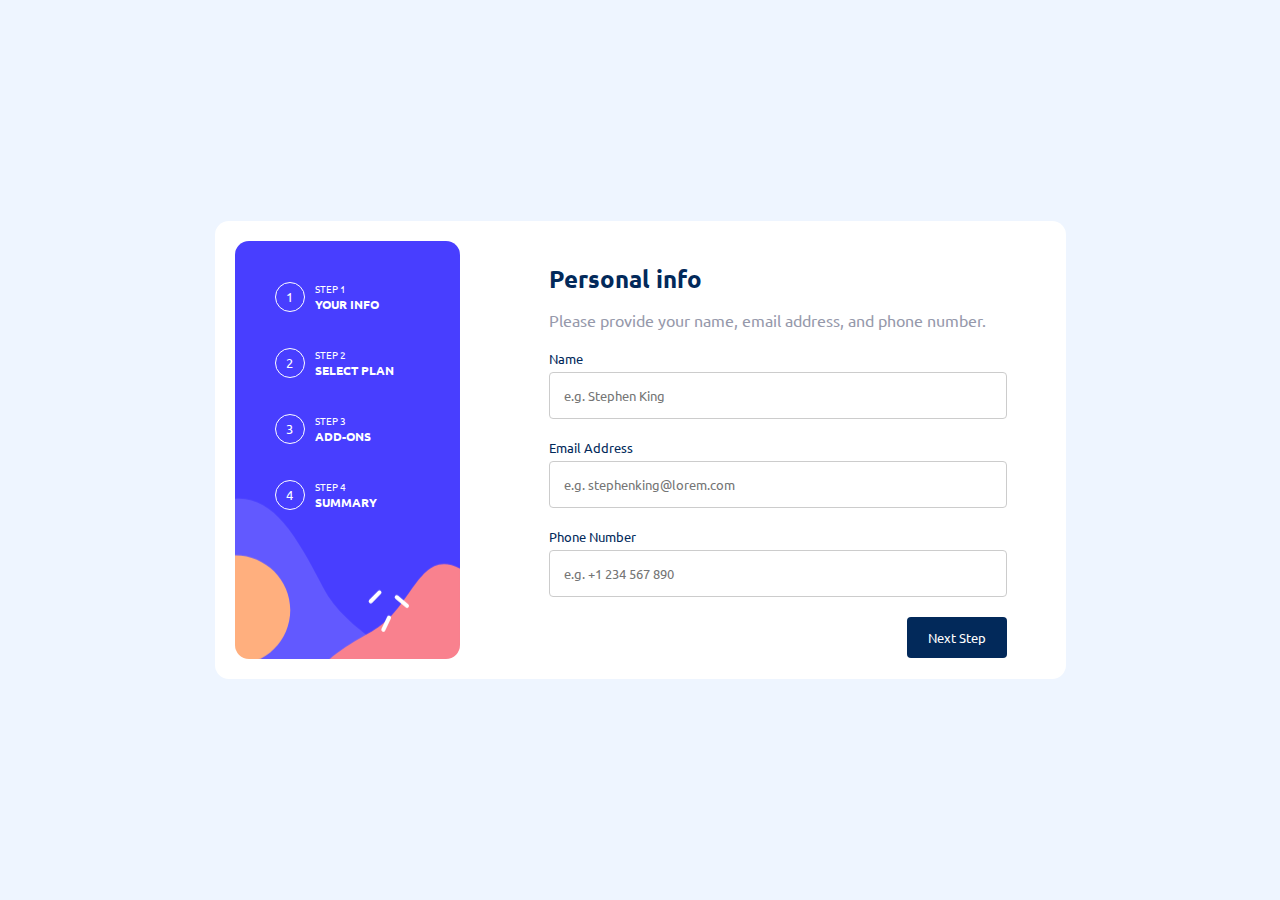
<file: Semana-03/Challenges/multi-step-form/index.html>
<!DOCTYPE html>
<html lang="en">
    <head>
        <meta charset="UTF-8" />
        <meta name="viewport" content="width=device-width, initial-scale=1.0" />
        <title>Multi step form - challenge</title>
        <link rel="stylesheet" href="./css/fonts.css" />
        <link rel="stylesheet" href="./css/style.css" />
        <link rel="stylesheet" href="./css/xl.css" />
    </head>
    <body>
        <main>
            <form>
                <div class="container">
                    <section class="container-steps">
                        <ul>
                            <li><button class="step-button">1</button></li>
                            <li><button class="step-button">2</button></li>
                            <li><button class="step-button">3</button></li>
                            <li><button class="step-button">4</button></li>
                        </ul>
                    </section>
                    <section class="container-menu-desktop">
                        <div>
                            <div>
                                <button class="step-button">1</button>
                            </div>
                            <div>
                                <span class="step-title">STEP 1</span>
                                <span class="step-info">YOUR INFO</span>
                            </div>
                        </div>
                        <div>
                            <div>
                                <button class="step-button">2</button>
                            </div>
                            <div>
                                <span class="step-title">STEP 2</span>
                                <span class="step-info">SELECT PLAN</span>
                            </div>
                        </div>
                        <div>
                            <div>
                                <button class="step-button">3</button>
                            </div>
                            <div>
                                <span class="step-title">STEP 3</span>
                                <span class="step-info">ADD-ONS</span>
                            </div>
                        </div>
                        <div>
                            <div>
                                <button class="step-button">4</button>
                            </div>
                            <div>
                                <span class="step-title">STEP 4</span>
                                <span class="step-info">SUMMARY</span>
                            </div>
                        </div>
                    </section>
                    <section class="container-info">
                        <div>
                            <h2 class="title">Personal info</h2>
                            <p class="text">
                                Please provide your name, email address, and phone number.
                            </p>
                            <div class="container-form">
                                <div>
                                    <label for="input-name">Name</label>
                                    <input
                                        id="input-name"
                                        type="text"
                                        placeholder="e.g. Stephen King"
                                    />
                                </div>
                                <div>
                                    <label for="input-email">Email Address</label>
                                    <input
                                        id="input-email"
                                        type="email"
                                        placeholder="e.g. stephenking@lorem.com"
                                    />
                                </div>
                                <div>
                                    <label for="input-phone-number">Phone Number</label>
                                    <input
                                        id="input-phone-number"
                                        type="text"
                                        placeholder="e.g. +1 234 567 890"
                                    />
                                </div>
                                <div class="container-next-button-desktop">
                                    <button class="next-button">Next Step</button>
                                </div>
                            </div>
                        </div>
                    </section>
                </div>
                <div class="footer">
                    <button class="next-button">Next Step</button>
                </div>
            </form>
        </main>
    </body>
</html>
</file>
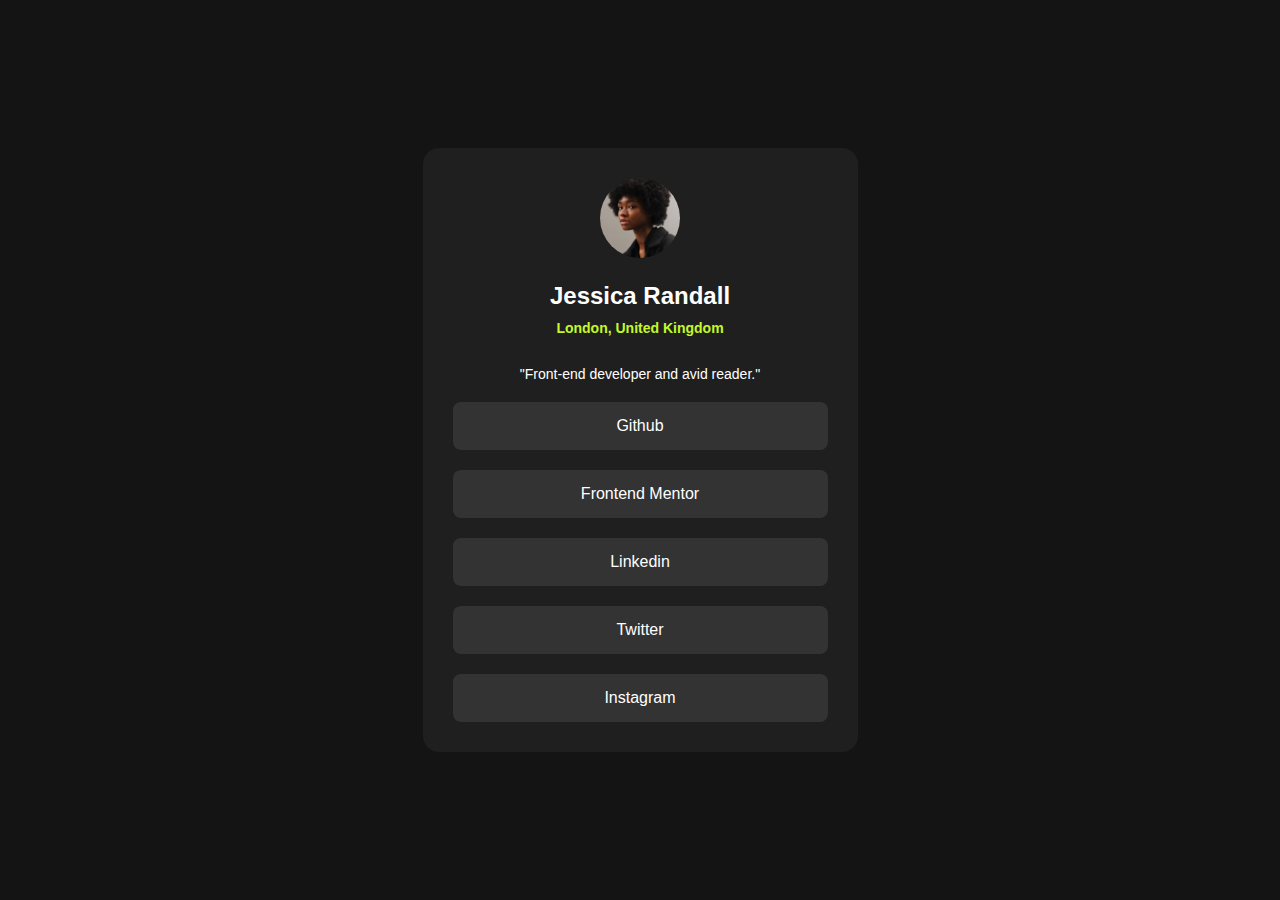
<file: semana-01/reto-01.html>
<!DOCTYPE html>
<html lang="en">

<head>
    <meta charset="UTF-8" />
    <meta name="viewport" content="width=device-width, initial-scale=1.0" />

    <title>Codigo 18 - Reto 1</title>

    <link rel="stylesheet" href="./css/style.css" />
</head>

<body>
    <main>
        <div>
            <img src="./images/avatar-jessica.jpeg" alt="Image de Perfil de Jessica Randall" width="80" height="80" />
            <h1>Jessica Randall</h1>
            <h2>London, United Kingdom</h2>
            <p>"Front-end developer and avid reader."</p>
            <ul>
                <li>
                    <a href="">Github</a>
                </li>
                <li>
                    <a href="">Frontend Mentor</a>
                </li>
                <li>
                    <a href="">Linkedin</a>
                </li>
                <li>
                    <a href="">Twitter</a>
                </li>
                <li>
                    <a href="">Instagram</a>
                </li>
            </ul>
        </div>
    </main>
</body>

</html>
</file>
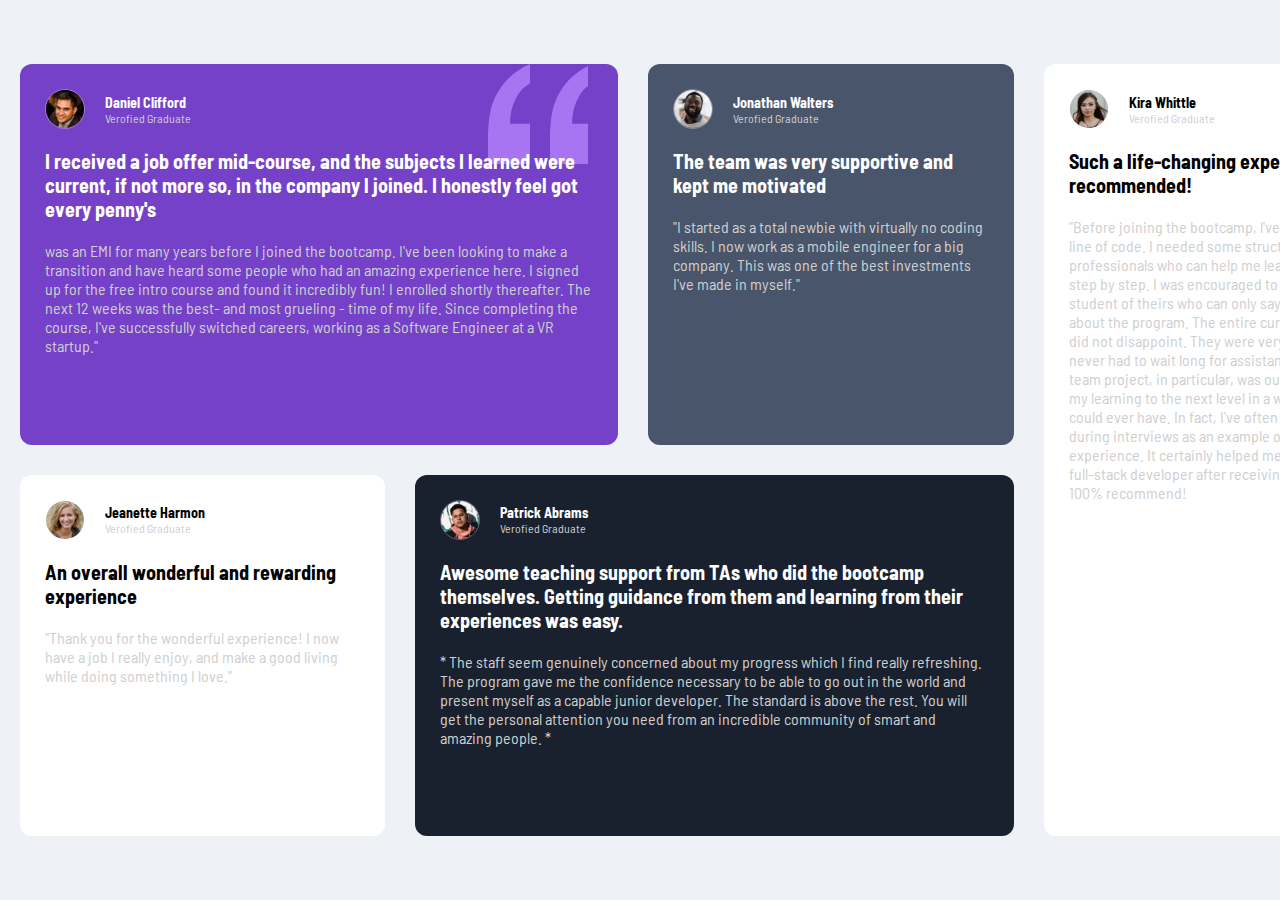
<file: Semana-04/Challenges/testimonials/testimonials.html>
<!DOCTYPE html>
<html lang="en">
    <head>
        <meta charset="UTF-8" />
        <meta name="viewport" content="width=device-width, initial-scale=1.0" />
        <title>Document</title>
        <link rel="preconnect" href="https://fonts.googleapis.com" />
        <link rel="preconnect" href="https://fonts.gstatic.com" crossorigin />
        <link
        href="https://fonts.googleapis.com/css2?family=Barlow+Semi+Condensed:ital,wght@0,100;0,200;0,300;0,400;0,500;0,600;0,700;0,800;0,900;1,100;1,200;1,300;1,400;1,500;1,600;1,700;1,800;1,900&display=swap"
        rel="stylesheet"
        />
        <link rel="stylesheet" href="./css/style.css" />
    </head>
    <body>
        <main>
            <div class="container-daniel">
                <div class="container-profile">
                    <img src="./images/image-daniel.jpg" alt="" />
                    <div>
                        <h3>Daniel Clifford</h3>
                        <p>Verofied Graduate</p>
                    </div>
                </div>
                <h2 class="title">
                I received a job offer mid-course, and the subjects I learned were
                current, if not more so, in the company l joined. I honestly feel got
                every penny's
                </h2>
                <p class="description">
                was an EMI for many years before I joined the bootcamp. I've been
                looking to make a transition and have heard some people who had an
                amazing experience here. I signed up for the free intro course and
                found it incredibly fun! I enrolled shortly thereafter. The next 12
                weeks was the best- and most grueling - time of my life. Since
                completing the course, I've successfully switched careers, working as
                a Software Engineer at a VR startup."
                </p>
            </div>
            <div class="container-jonathan">
                <div class="container-profile">
                    <img src="./images/image-jonathan.jpg" alt="" />
                    <div>
                        <h3>Jonathan Walters</h3>
                        <p>Verofied Graduate</p>
                    </div>
                </div>
                <h2 class="title">
                The team was very supportive and kept me motivated
                </h2>
                <p class="description">
                "I started as a total newbie with virtually no coding skills. I now
                work as a mobile engineer for a big company. This was one of the best
                investments I've made in myself."
                </p>
            </div>
            <div class="container-jeanette">
                <div class="container-profile">
                    <img src="./images/image-jeanette.jpg" alt="" />
                    <div>
                        <h3>Jeanette Harmon</h3>
                        <p>Verofied Graduate</p>
                    </div>
                </div>
                <h2 class="title">An overall wonderful and rewarding experience</h2>
                <p class="description">
                "Thank you for the wonderful experience! I now have a job I really
                enjoy, and make a good living while doing something I love."
                </p>
            </div>
            <div class="container-patrick">
                <div class="container-profile">
                    <img src="./images/image-patrick.jpg" alt="" />
                    <div>
                        <h3>Patrick Abrams</h3>
                        <p>Verofied Graduate</p>
                    </div>
                </div>
                <h2 class="title">
                Awesome teaching support from TAs who did the bootcamp themselves.
                Getting guidance from them and learning from their experiences was
                easy.
                </h2>
                <p class="description">
                * The staff seem genuinely concerned about my progress which I find
                really refreshing. The program gave me the confidence necessary to be
                able to go out in the world and present myself as a capable junior
                developer. The standard is above the rest. You will get the personal
                attention you need from an incredible community of smart and amazing
                people. *
                </p>
            </div>
            <div class="container-kira">
                <div class="container-profile">
                    <img src="./images/image-kira.jpg" alt="" />
                    <div>
                        <h3>Kira Whittle</h3>
                        <p>Verofied Graduate</p>
                    </div>
                </div>
                <h2 class="title">
                Such a life-changing experience. Highly recommended!
                </h2>
                <p class="description">
                "Before joining the bootcamp, l've never written a line of code. I
                needed some structure from professionals who can help me learn
                programming step by step. I was encouraged to enroll by a former
                student of theirs who can only say wonderful things about the program.
                The entire curriculum and staff did not disappoint. They were very
                hands-on and I never had to wait long for assistance. The agile team
                project, in particular, was outstanding. It took my learning to the
                next level in a way that no tutorial could ever have. In fact, I've
                often referred to it during interviews as an example of my developent
                experience. It certainly helped me land a job as a full-stack
                developer after receiving multiple offers. 100% recommend!
                </p>
            </div>
        </main>
    </body>
</html>
</file>
<file: Semana-03/Challenges/multi-step-form/css/fonts.css>
@font-face {
    font-family: "Ubuntu";
    font-weight: 400;
    src: url("../assets/fonts/Ubuntu-Regular.ttf");
}

@font-face {
    font-family: "Ubuntu";
    font-weight: 500;
    src: url("../assets/fonts/Ubuntu-Medium.ttf");
}

@font-face {
    font-family: "Ubuntu";
    font-weight: 700;
    src: url("../assets/fonts/Ubuntu-Bold.ttf");
}
</file>
<file: Semana-03/Challenges/multi-step-form/css/style.css>
* {
    margin: 0;
    padding: 0;
    box-sizing: border-box;
}

body {
    font-family: "Ubuntu", system-ui, sans-serif;
}

input,
button {
    font-family: "Ubuntu", system-ui, sans-serif;
}

main {
    height: 100vh;
}

.container {
    height: 90vh;
    overflow: auto;
    background-color: #eef5ff;
}

.container-menu-desktop {
    display: none;
}

.footer {
    height: 10vh;
    display: flex;
    align-items: center;
    justify-content: end;
    padding: 20px;
}

.container-steps {
    background: url("../assets/images/bg-sidebar-mobile.svg") no-repeat;
    background-size: cover;
    height: 25vh;
    display: flex;
    justify-content: center;
    padding-top: 40px;
}

.container-steps > ul {
    list-style: none;
    display: flex;
    gap: 30px;
}

.step-button {
    background-color: transparent;
    color: #fff;
    border: solid #fff 1px;
    padding: 10px;
    border-radius: 50%;
    width: 30px;
    height: 30px;
    display: flex;
    align-items: center;
    cursor: pointer;
}

.step-button:hover {
    color: #000;
    background-color: hsl(206, 94%, 87%);
    border: none;
}

.container-info {
    width: 100%;
    position: absolute;
    top: 15%;
}

.container-info > div {
    margin: auto;
    padding: 12px;
    width: 90%;
    background-color: #fff;
    border-radius: 8px;
}

.title {
    color: hsl(213, 96%, 18%);
    margin-top: 10px;
    margin-bottom: 15px;
}

.text {
    color: hsl(231, 11%, 63%);
}

.container-form {
    display: flex;
    flex-direction: column;
    margin-top: 20px;
    gap: 20px;
    margin-bottom: 30px;
}

.container-form > div {
    display: flex;
    flex-direction: column;
    gap: 5px;
    font-size: 13px;
    color: hsl(213, 96%, 18%);
}

.container-form > div > input {
    outline: none;
    padding: 14px;
    border: 1px #ccc solid;
    border-radius: 4px;
}

.container-next-button-desktop {
    display: none !important;
}

.next-button {
    background-color: hsl(213, 96%, 18%);
    color: #fff;
    border: none;
    cursor: pointer;
    padding: 12px;
    border-radius: 4px;
}
</file>
<file: Semana-03/Challenges/multi-step-form/css/xl.css>
@media (min-width: 1280px) {
    main {
      height: 100vh;
      display: flex;
      align-items: center;
      justify-content: center;
      background-color: #eef5ff;
    }
  
    .container {
      height: auto;
      display: flex;
      padding: 20px;
      border-radius: 14px;
      gap: 50px;
      background-color: #fff;
    }
  
    .footer {
      display: none;
    }
  
    .container-steps {
      display: none;
    }
  
    .container-menu-desktop {
      display: flex;
      flex-direction: column;
      gap: 35px;
      padding: 40px;
      width: 300px;
      background: url("../assets/images/bg-sidebar-desktop.svg") no-repeat;
      background-size: cover;
      border-radius: 14px;
      color: #fff;
      background-position: center;
    }
  
    .container-menu-desktop > div {
      display: flex;
      gap: 10px;
      align-items: center;
    }
  
    .step-title {
      font-size: 10px;
      font-weight: 200;
      display: block;
    }
  
    .step-info {
      font-size: 12px;
      font-weight: bold;
      display: block;
    }
  
    .container-info {
      display: block;
      position: static;
      background-color: #fff;
    }
  
    .container-next-button-desktop {
      position: relative;
      display: block !important;
    }
  
    .container-next-button-desktop > button {
      width: 100px;
      position: absolute;
      right: 0;
    }
}
</file>
<file: semana-01/css/style.css>
* {
    margin: 0;
    padding: 0;
}

body {
    background-color: hsl(0, 0%, 8%);
    color: white;
    font-family: Helvetica;
}

main {
    height: 100vh;
    display: flex;
    /* centrar de forma vertical */
    align-items: center;
    /* centrar de formar horizantal */
    justify-content: center;
}

div {
    background-color: hsl(0, 0%, 12%);
    width: 375px;
    padding: 30px;
    text-align: center;
    border-radius: 16px;
}

img {
    border-radius: 50%;
}

h1 {
    font-size: 24px;
    margin-top: 20px;
}

h2 {
    color: hsl(75, 94%, 57%);
    font-size: 14px;
    margin-top: 10px;
}

p {
    font-size: 14px;
    margin-top: 30px;
    margin-bottom: 20px;
}

ul {
    list-style: none;
}

ul>li>a {
    text-decoration: none;
    color: white;
    display: block;
    margin-top: 20px;
    background-color: hsl(0, 0%, 20%);
    padding: 15px;
    border-radius: 8px;
}

a:hover {
    background-color: hsl(75, 94%, 57%);
    color: black;
}
</file>
<file: Semana-04/Challenges/testimonials/css/style.css>
* {
    margin: 0;
    padding: 0;
    box-sizing: border-box;
}
  
body {
    font-family: "Barlow Semi Condensed", sans-serif;
    background-color: rgb(238, 242, 247);
}
  
main {
    display: grid;
    align-items: center;
    justify-content: center;
    padding: 20px;
    gap: 30px;
  
    grid-template-areas:
      "daniel"
      "jonathan"
      "jeanette"
      "patrick"
      "kira";
}
  
.container-daniel {
    background-color: hsl(263, 55%, 52%);
    color: #fff;
    padding: 10px;
    position: relative;
    z-index: 1;
    border-radius: 12px;
    padding: 25px;
    grid-area: daniel;
}
  
.container-daniel::after {
    content: "";
    background: url("../images/bg-pattern-quotation.svg") no-repeat;
    width: 100px;
    height: 100px;
    display: block;
    position: absolute;
    top: 0;
    right: 30px;
    z-index: -1;
}
  
.container-profile {
    display: flex;
    align-items: center;
    gap: 20px;
}
  
.container-profile > img {
    width: 40px;
    height: 40px;
    border-radius: 50%;
    border: 1.5px solid rgba(255, 255, 255, 0.3);
}
  
.container-profile > div > h3 {
    font-size: 14px;
}
  
.container-profile > div > p {
    font-size: 12px;
    color: hsl(0, 0%, 81%);
}
  
.title {
    margin-top: 20px;
    font-size: 20px;
}
  
.description {
    margin-top: 20px;
    color: hsl(0, 0%, 81%);
}
  
.container-jonathan {
    background-color: hsl(217, 19%, 35%);
    color: #fff;
    border-radius: 12px;
    padding: 25px;
    grid-area: jonathan;
}
  
.container-jeanette {
    background-color: #fff;
    border-radius: 12px;
    padding: 25px;
    grid-area: jeanette;
}
  
.container-patrick {
    background-color: hsl(219, 29%, 14%);
    border-radius: 12px;
    padding: 25px;
    color: #fff;
    grid-area: patrick;
}
  
.container-kira {
    background-color: #fff;
    border-radius: 12px;
    padding: 25px;
    grid-area: kira;
}
  
  @media (min-width: 1280px) {
    main {
      grid-template-areas:
        "daniel daniel jonathan kira"
        "jeanette patrick patrick kira";
      height: 100vh;
      width: 1440px;
      margin: auto;
      padding-top: 5%;
      padding-bottom: 5%;
    }
  
    .container-daniel {
      height: 100%;
    }
  
    .container-jonathan {
      height: 100%;
    }
  
    .container-kira {
      height: 100%;
    }
  
    .container-jeanette {
      height: 100%;
    }
  
    .container-patrick {
      height: 100%;
    }
}
</file>
